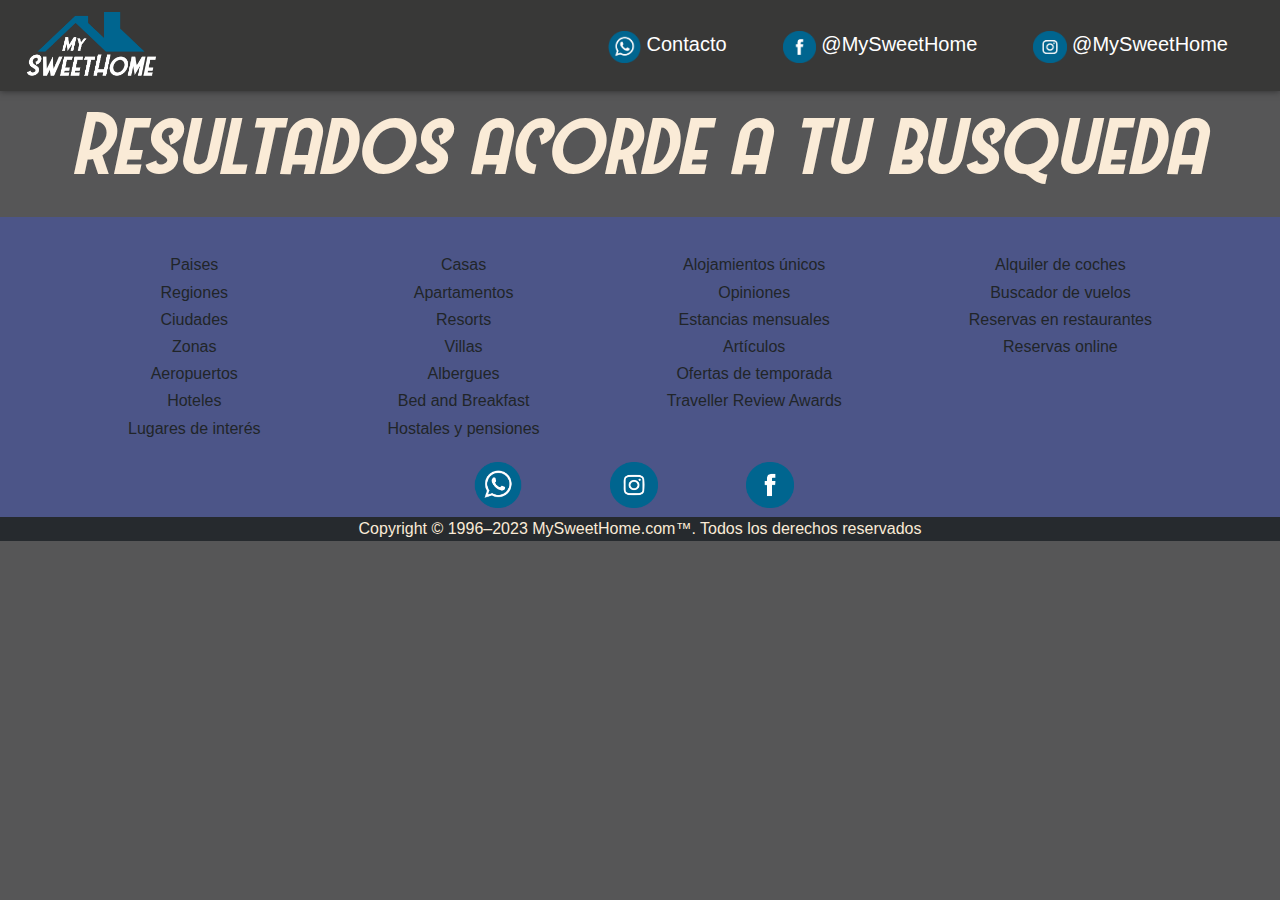
<file: busqueda.html>
<!DOCTYPE html>
<html lang="en">

<head>
    <meta charset="UTF-8">
    <meta http-equiv="X-UA-Compatible" content="IE=edge">
    <meta name="viewport" content="width=device-width, initial-scale=1.0">
    <link rel="icon" href="LOGO.ico">
    <link rel="stylesheet" href="Home.css">
    <link rel="stylesheet" href="https://cdn.jsdelivr.net/npm/bootstrap@4.0.0/dist/css/bootstrap.min.css"
        integrity="sha384-Gn5384xqQ1aoWXA+058RXPxPg6fy4IWvTNh0E263XmFcJlSAwiGgFAW/dAiS6JXm" crossorigin="anonymous">
    <script src="https://code.jquery.com/jquery-3.2.1.slim.min.js"
        integrity="sha384-KJ3o2DKtIkvYIK3UENzmM7KCkRr/rE9/Qpg6aAZGJwFDMVNA/GpGFF93hXpG5KkN"
        crossorigin="anonymous"></script>
    <script src="https://cdn.jsdelivr.net/npm/popper.js@1.12.9/dist/umd/popper.min.js"
        integrity="sha384-ApNbgh9B+Y1QKtv3Rn7W3mgPxhU9K/ScQsAP7hUibX39j7fakFPskvXusvfa0b4Q"
        crossorigin="anonymous"></script>
    <script src="https://cdn.jsdelivr.net/npm/bootstrap@4.0.0/dist/js/bootstrap.min.js"
        integrity="sha384-JZR6Spejh4U02d8jOt6vLEHfe/JQGiRRSQQxSfFWpi1MquVdAyjUar5+76PVCmYl"
        crossorigin="anonymous"></script>
    <title>MySweetHome/busqueda</title>

</head>

<body class="body">
    <header class="header">
        <div class="cajaheader">
            <div class="cajalogo">
                <div class="logo">
                    <a href="index.html">
                        <img class="img-logo" src="LOGO.png" width="65%" alt="mapa">
                    </a>
                </div>
            </div>
            <div class="boxnavbar">
                <nav class="navbar navbar-expand-lg navbar-dark">
                    <button class="navbar-toggler" type="button" data-toggle="collapse" data-target="#navbarNav"
                        aria-controls="navbarNav" aria-expanded="false" aria-label="Toggle navigation">
                        <span class="navbar-toggler-icon"></span>
                    </button>
                    <div class="collapse navbar-collapse" id="navbarNav">
                        <ul class="navbar-nav">
                            <li class="nav-item">
                                <a class="navbar-brand"
                                    href="https://api.whatsapp.com/send?phone=2615192633&text=Hola%20MySweetHome!%20Quiero%20que%20se%20contacten%20conmigo.">
                                    <img class="navlogo" src="wpp.png" alt="">
                                    Contacto
                                </a>
                            </li>
                            <li class="nav-item">
                                <a class="navbar-brand" href="https://es-la.facebook.com/">
                                    <img class="navlogo" src="facebk.png" alt="">
                                    @MySweetHome
                                </a>

                            </li>
                            <li class="nav-item">
                                <a class="navbar-brand" href="https://www.instagram.com/accounts/login/">
                                    <img class="navlogo" src="insta.png" alt="">
                                    @MySweetHome
                                </a>
                            </li>
                        </ul>
                    </div>
                </nav>
            </div>
        </div>
    </header>
    <main class="main">
        <section class="main2">
            <div class="main2tt">
                <h1 class="titulo2">Resultados acorde a tu busqueda</h1>
            </div>
            <div class="maincards">
                
            </div>
        </section>
    </main>
    <footer class="futer">
        <div class="futter">
            <div class="columnas">
                <div class="columna">
                    <h6 class="itemcolumn">Paises</h6>
                    <h6 class="itemcolumn">Regiones</h6>
                    <h6 class="itemcolumn">Ciudades</h6>
                    <h6 class="itemcolumn">Zonas</h6>
                    <h6 class="itemcolumn">Aeropuertos</h6>
                    <h6 class="itemcolumn">Hoteles</h6>
                    <h6 class="itemcolumn">Lugares de interés</h6>
                </div>
                <div class="columna">
                    <h6 class="itemcolumn">Casas</h6>
                    <h6 class="itemcolumn">Apartamentos</h6>
                    <h6 class="itemcolumn">Resorts</h6>
                    <h6 class="itemcolumn">Villas</h6>
                    <h6 class="itemcolumn">Albergues</h6>
                    <h6 class="itemcolumn">Bed and Breakfast</h6>
                    <h6 class="itemcolumn">Hostales y pensiones</h6>
                </div>
                <div class="columna">
                    <h6 class="itemcolumn">Alojamientos únicos</h6>
                    <h6 class="itemcolumn">Opiniones</h6>
                    <h6 class="itemcolumn">Estancias mensuales</h6>
                    <h6 class="itemcolumn">Artículos</h6>
                    <h6 class="itemcolumn">Ofertas de temporada</h6>
                    <h6 class="itemcolumn">Traveller Review Awards</h6>
                </div>
                <div class="columna">
                    <h6 class="itemcolumn">Alquiler de coches</h6>
                    <h6 class="itemcolumn">Buscador de vuelos</h6>
                    <h6 class="itemcolumn">Reservas en restaurantes</h6>
                    <h6 class="itemcolumn">Reservas online</h6>
    
                </div>
            </div>
            <div class="iconos1">
                <img class="footicon" src="wpp.png" alt="">
                <img class="footicon" src="insta.png" alt="">
                <img class="footicon" src="facebk.png" alt="">
            </div>
        </div>
        <div class="final">
            <p class="txtfinal">Copyright © 1996–2023 MySweetHome.com™. Todos los derechos reservados</p>
        </div>
    </footer>


</body>
<script src="busqueda.js"></script>
</html>
</file>
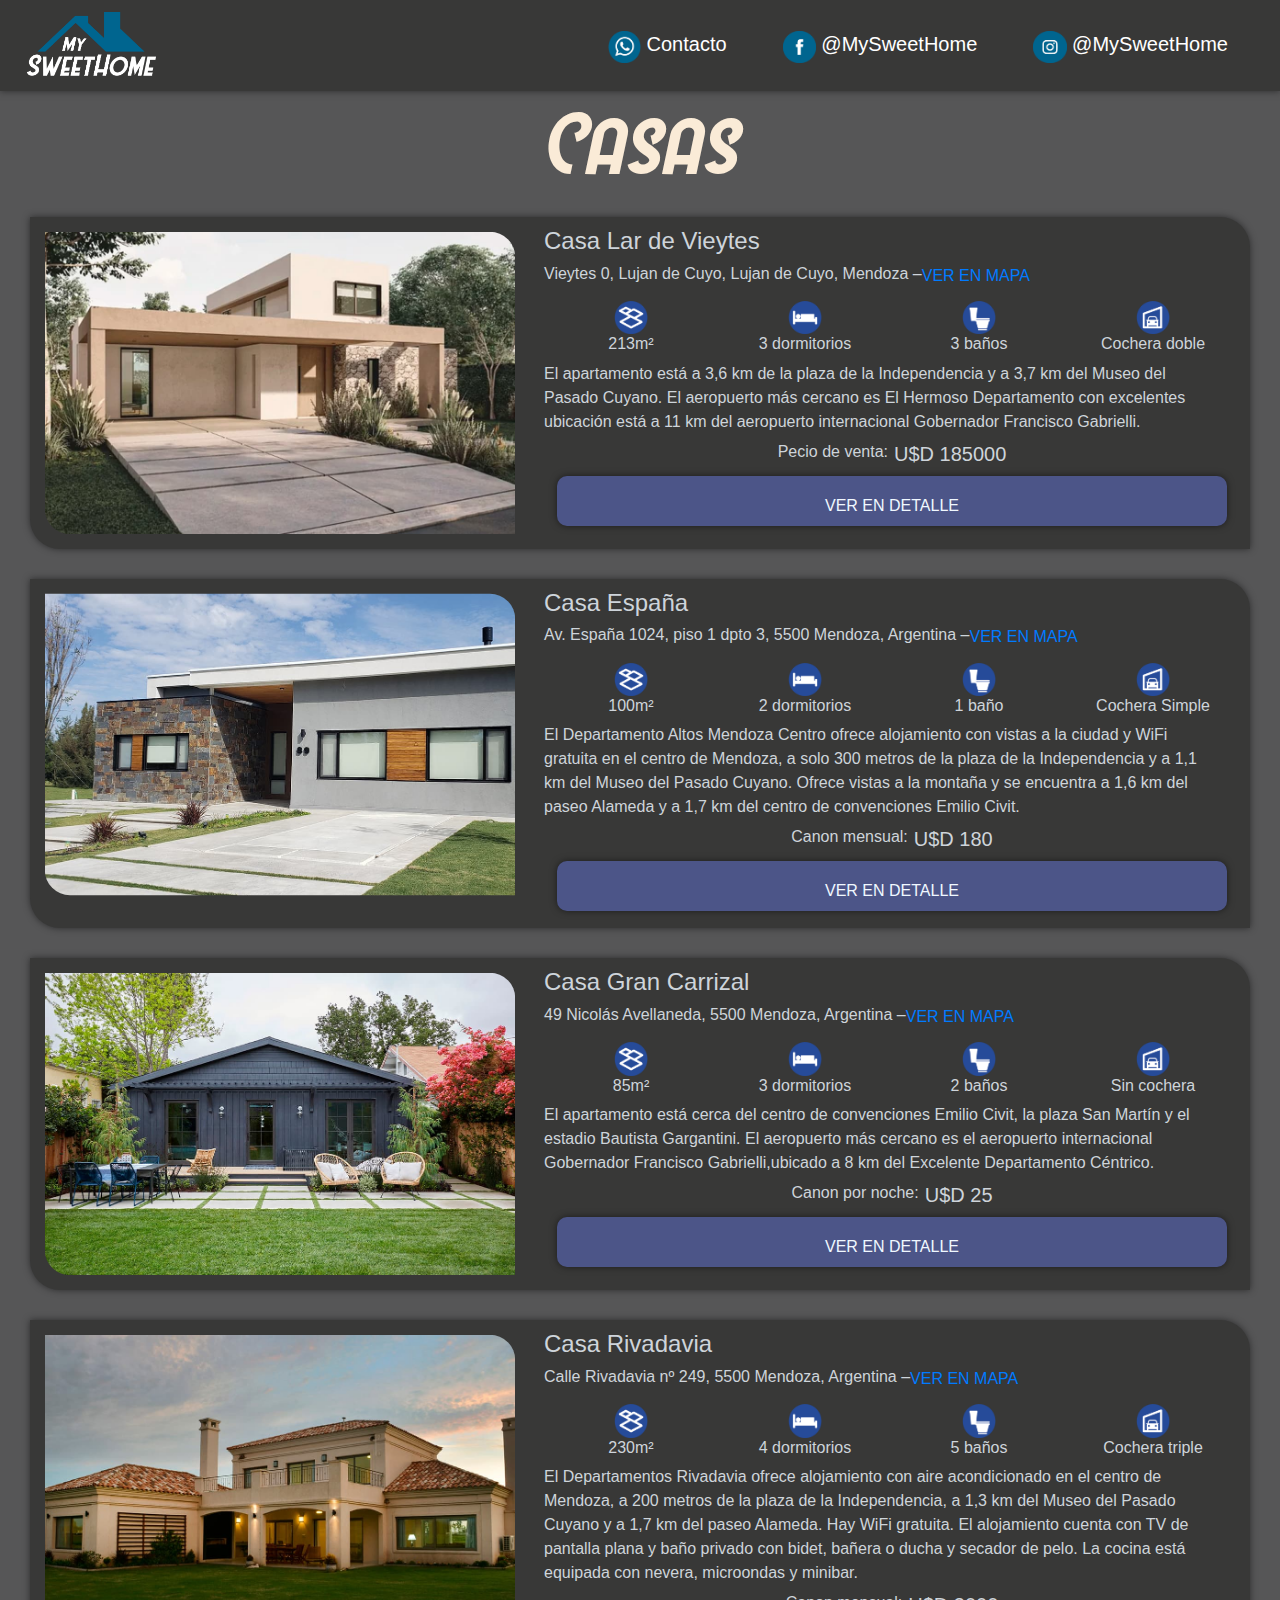
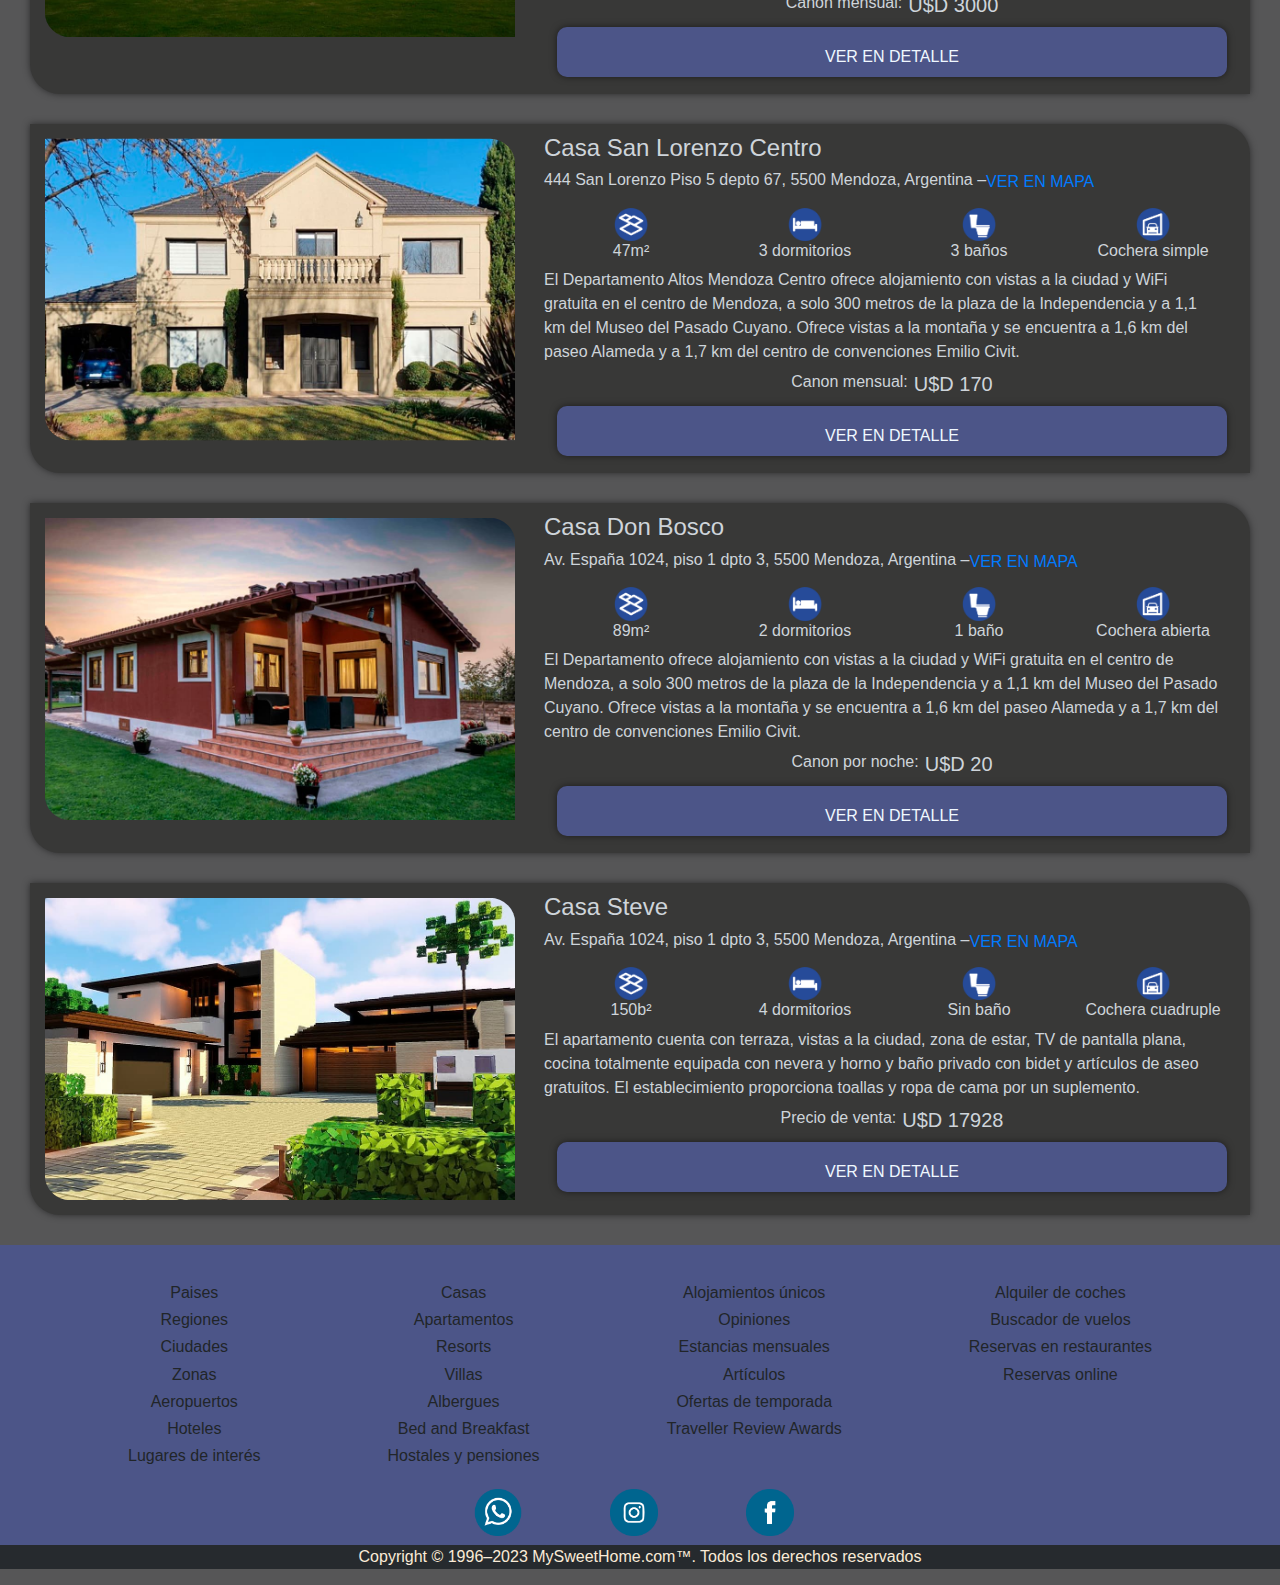
<file: MSH-Casas.html>
<!DOCTYPE html>
<html lang="en">

<head>
    <meta charset="UTF-8">
    <meta http-equiv="X-UA-Compatible" content="IE=edge">
    <meta name="viewport" content="width=device-width, initial-scale=1.0">
    <link rel="icon" href="LOGO.ico">
    <link rel="stylesheet" href="Home.css">
    <link rel="stylesheet" href="https://cdn.jsdelivr.net/npm/bootstrap@4.0.0/dist/css/bootstrap.min.css"
        integrity="sha384-Gn5384xqQ1aoWXA+058RXPxPg6fy4IWvTNh0E263XmFcJlSAwiGgFAW/dAiS6JXm" crossorigin="anonymous">
    <script src="https://code.jquery.com/jquery-3.2.1.slim.min.js"
        integrity="sha384-KJ3o2DKtIkvYIK3UENzmM7KCkRr/rE9/Qpg6aAZGJwFDMVNA/GpGFF93hXpG5KkN"
        crossorigin="anonymous"></script>
    <script src="https://cdn.jsdelivr.net/npm/popper.js@1.12.9/dist/umd/popper.min.js"
        integrity="sha384-ApNbgh9B+Y1QKtv3Rn7W3mgPxhU9K/ScQsAP7hUibX39j7fakFPskvXusvfa0b4Q"
        crossorigin="anonymous"></script>
    <script src="https://cdn.jsdelivr.net/npm/bootstrap@4.0.0/dist/js/bootstrap.min.js"
        integrity="sha384-JZR6Spejh4U02d8jOt6vLEHfe/JQGiRRSQQxSfFWpi1MquVdAyjUar5+76PVCmYl"
        crossorigin="anonymous"></script>
    <title>MySweetHome/casas</title>

</head>

<body class="body">
    <header class="header">
        <div class="cajaheader">
            <div class="cajalogo">
                <div class="logo">
                    <a href="index.html">
                        <img class="img-logo" src="LOGO.png" width="65%" alt="mapa">
                    </a>
                </div>
            </div>
            <div class="boxnavbar">
                <nav class="navbar navbar-expand-lg navbar-dark">
                    <button class="navbar-toggler" type="button" data-toggle="collapse" data-target="#navbarNav"
                        aria-controls="navbarNav" aria-expanded="false" aria-label="Toggle navigation">
                        <span class="navbar-toggler-icon"></span>
                    </button>
                    <div class="collapse navbar-collapse" id="navbarNav">
                        <ul class="navbar-nav">
                            <li class="nav-item">
                                <a class="navbar-brand"
                                    href="https://api.whatsapp.com/send?phone=2615192633&text=Hola%20MySweetHome!%20Quiero%20que%20se%20contacten%20conmigo.">
                                    <img class="navlogo" src="wpp.png" alt="">
                                    Contacto
                                </a>
                            </li>
                            <li class="nav-item">
                                <a class="navbar-brand" href="https://es-la.facebook.com/">
                                    <img class="navlogo" src="facebk.png" alt="">
                                    @MySweetHome
                                </a>

                            </li>
                            <li class="nav-item">
                                <a class="navbar-brand" href="https://www.instagram.com/accounts/login/">
                                    <img class="navlogo" src="insta.png" alt="">
                                    @MySweetHome
                                </a>
                            </li>
                        </ul>
                    </div>
                </nav>
            </div>
        </div>
    </header>
    <main class="main">
        <section class="main2">
            <div class="main2tt">
                <h1 class="titulo2">Casas</h1>
            </div>
            <div class="maincards">
                
            </div>
        </section>
    </main>
    <footer class="futer">
        <div class="futter">
            <div class="columnas">
                <div class="columna">
                    <h6 class="itemcolumn">Paises</h6>
                    <h6 class="itemcolumn">Regiones</h6>
                    <h6 class="itemcolumn">Ciudades</h6>
                    <h6 class="itemcolumn">Zonas</h6>
                    <h6 class="itemcolumn">Aeropuertos</h6>
                    <h6 class="itemcolumn">Hoteles</h6>
                    <h6 class="itemcolumn">Lugares de interés</h6>
                </div>
                <div class="columna">
                    <h6 class="itemcolumn">Casas</h6>
                    <h6 class="itemcolumn">Apartamentos</h6>
                    <h6 class="itemcolumn">Resorts</h6>
                    <h6 class="itemcolumn">Villas</h6>
                    <h6 class="itemcolumn">Albergues</h6>
                    <h6 class="itemcolumn">Bed and Breakfast</h6>
                    <h6 class="itemcolumn">Hostales y pensiones</h6>
                </div>
                <div class="columna">
                    <h6 class="itemcolumn">Alojamientos únicos</h6>
                    <h6 class="itemcolumn">Opiniones</h6>
                    <h6 class="itemcolumn">Estancias mensuales</h6>
                    <h6 class="itemcolumn">Artículos</h6>
                    <h6 class="itemcolumn">Ofertas de temporada</h6>
                    <h6 class="itemcolumn">Traveller Review Awards</h6>
                </div>
                <div class="columna">
                    <h6 class="itemcolumn">Alquiler de coches</h6>
                    <h6 class="itemcolumn">Buscador de vuelos</h6>
                    <h6 class="itemcolumn">Reservas en restaurantes</h6>
                    <h6 class="itemcolumn">Reservas online</h6>
    
                </div>
            </div>
            <div class="iconos1">
                <img class="footicon" src="wpp.png" alt="">
                <img class="footicon" src="insta.png" alt="">
                <img class="footicon" src="facebk.png" alt="">
            </div>
        </div>
        <div class="final">
            <p class="txtfinal">Copyright © 1996–2023 MySweetHome.com™. Todos los derechos reservados</p>
        </div>
    </footer>


</body>
<script src="casas.js"></script>
</html>
</file>
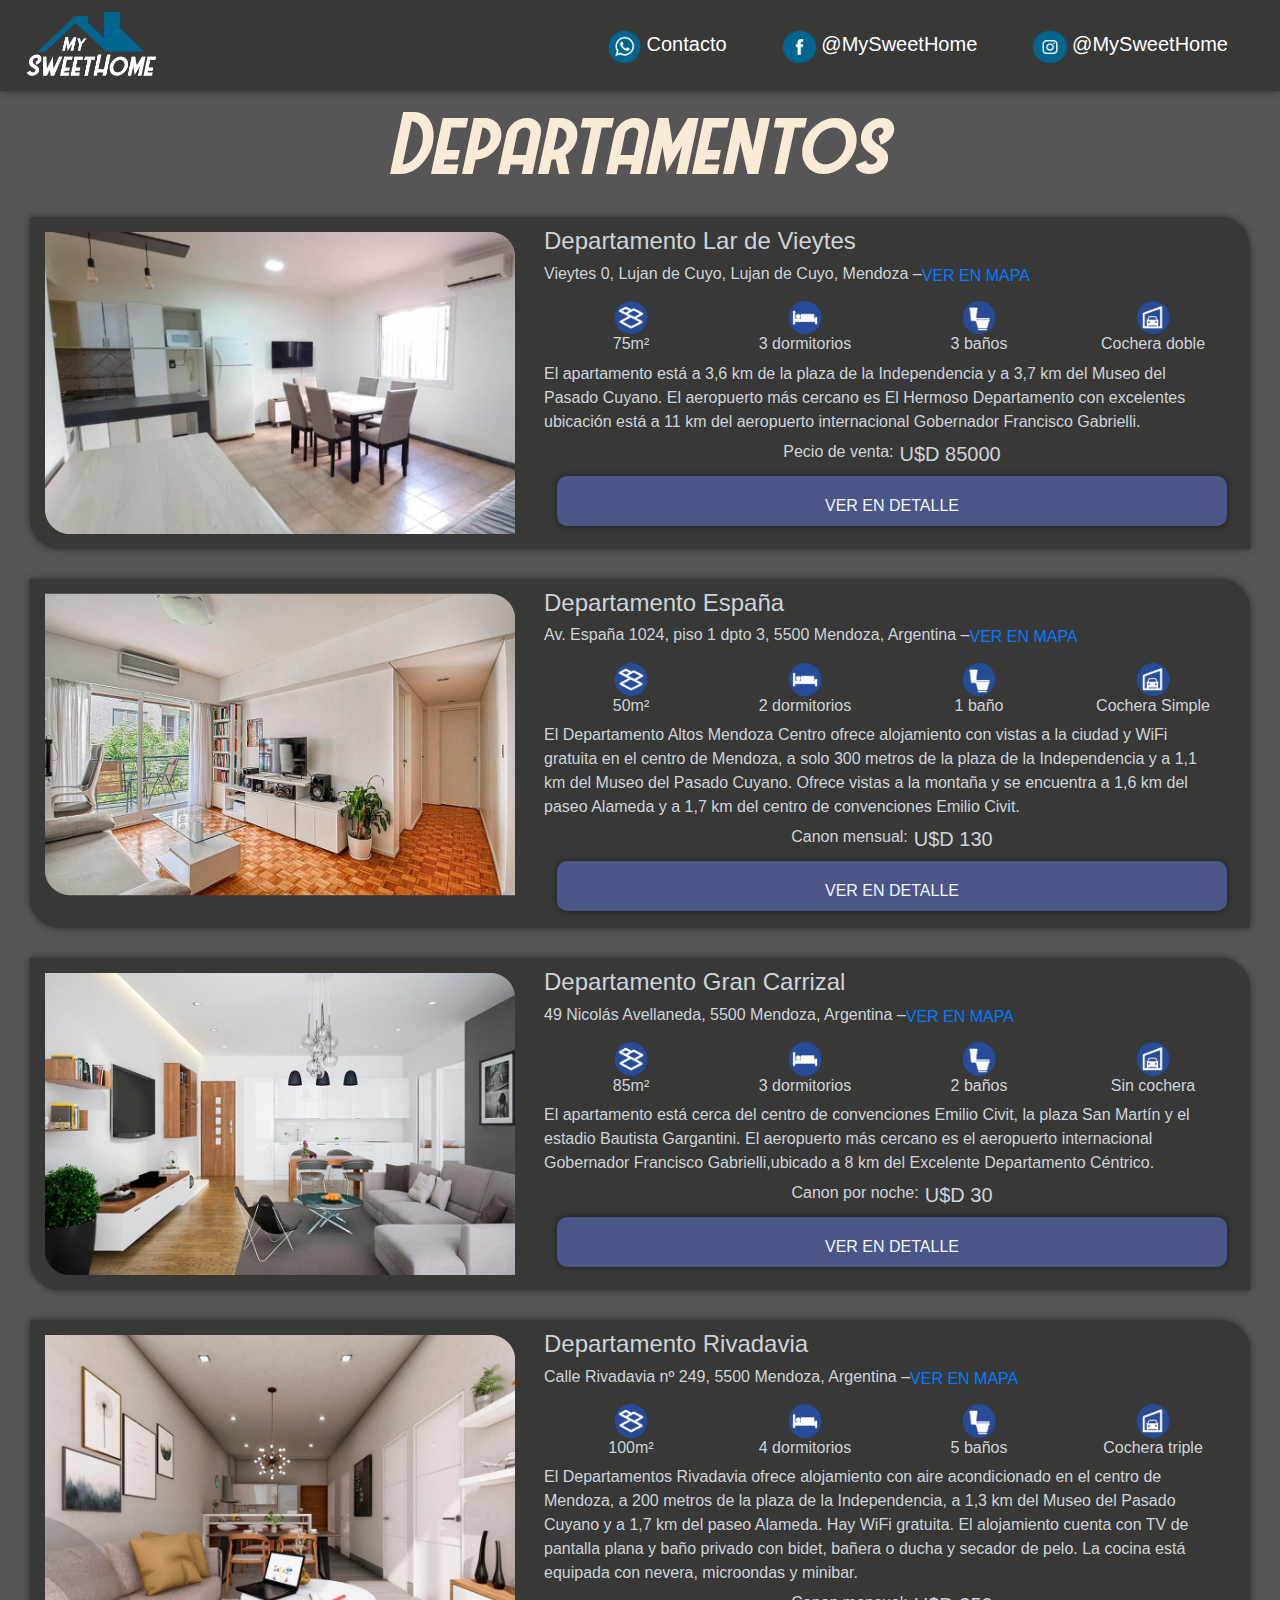
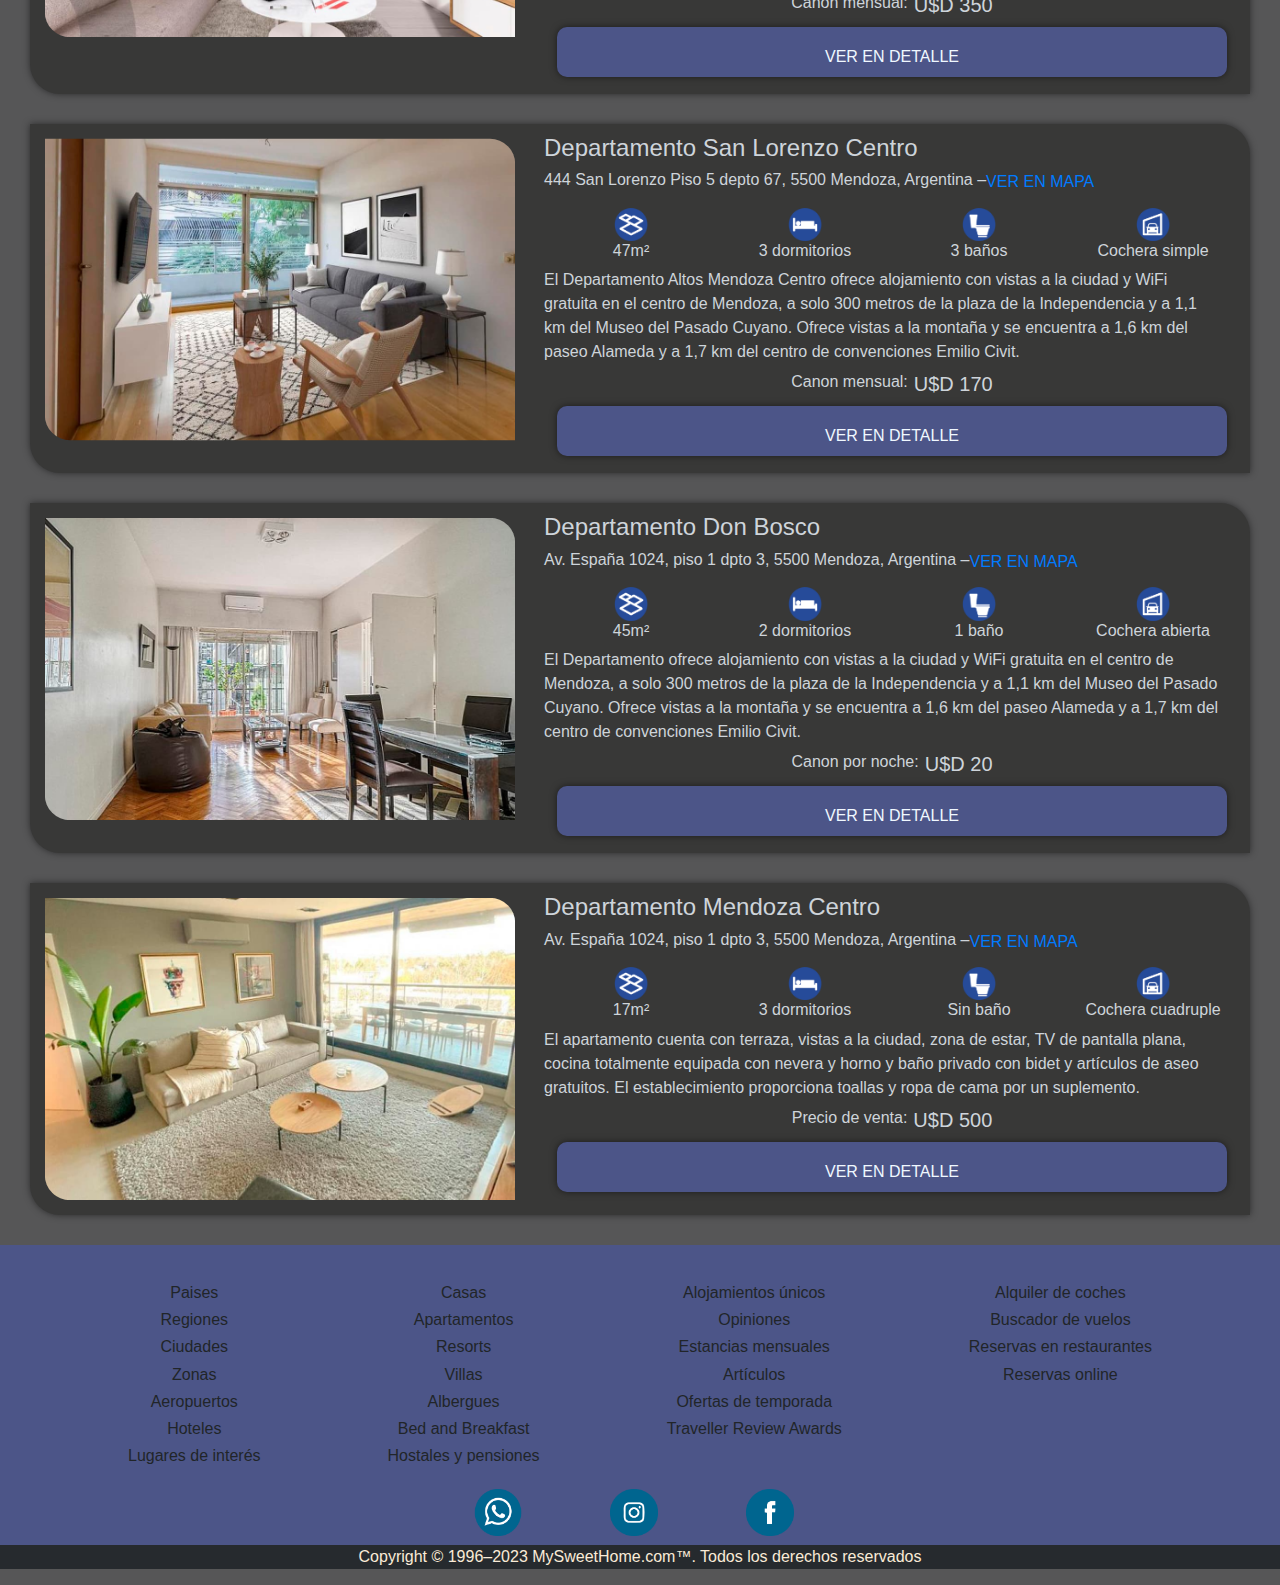
<file: MSH-Departamentos.html>
<!DOCTYPE html>
<html lang="en">

<head>
    <meta charset="UTF-8">
    <meta http-equiv="X-UA-Compatible" content="IE=edge">
    <meta name="viewport" content="width=device-width, initial-scale=1.0">
    <link rel="icon" href="LOGO.ico">
    <link rel="stylesheet" href="Home.css">
    <link rel="stylesheet" href="https://cdn.jsdelivr.net/npm/bootstrap@4.0.0/dist/css/bootstrap.min.css"
        integrity="sha384-Gn5384xqQ1aoWXA+058RXPxPg6fy4IWvTNh0E263XmFcJlSAwiGgFAW/dAiS6JXm" crossorigin="anonymous">
    <script src="https://code.jquery.com/jquery-3.2.1.slim.min.js"
        integrity="sha384-KJ3o2DKtIkvYIK3UENzmM7KCkRr/rE9/Qpg6aAZGJwFDMVNA/GpGFF93hXpG5KkN"
        crossorigin="anonymous"></script>
    <script src="https://cdn.jsdelivr.net/npm/popper.js@1.12.9/dist/umd/popper.min.js"
        integrity="sha384-ApNbgh9B+Y1QKtv3Rn7W3mgPxhU9K/ScQsAP7hUibX39j7fakFPskvXusvfa0b4Q"
        crossorigin="anonymous"></script>
    <script src="https://cdn.jsdelivr.net/npm/bootstrap@4.0.0/dist/js/bootstrap.min.js"
        integrity="sha384-JZR6Spejh4U02d8jOt6vLEHfe/JQGiRRSQQxSfFWpi1MquVdAyjUar5+76PVCmYl"
        crossorigin="anonymous"></script>
    <title>MySweetHome/departamentos</title>

</head>

<body class="body">
    <header class="header">
        <div class="cajaheader">
            <div class="cajalogo">
                <div class="logo">
                    <a href="index.html">
                        <img class="img-logo" src="LOGO.png" width="65%" alt="mapa">
                    </a>
                </div>
            </div>
            <div class="boxnavbar">
                <nav class="navbar navbar-expand-lg navbar-dark">
                    <button class="navbar-toggler" type="button" data-toggle="collapse" data-target="#navbarNav"
                        aria-controls="navbarNav" aria-expanded="false" aria-label="Toggle navigation">
                        <span class="navbar-toggler-icon"></span>
                    </button>
                    <div class="collapse navbar-collapse" id="navbarNav">
                        <ul class="navbar-nav">
                            <li class="nav-item">
                                <a class="navbar-brand"
                                    href="https://api.whatsapp.com/send?phone=2615192633&text=Hola%20MySweetHome!%20Quiero%20que%20se%20contacten%20conmigo.">
                                    <img class="navlogo" src="wpp.png" alt="">
                                    Contacto
                                </a>
                            </li>
                            <li class="nav-item">
                                <a class="navbar-brand" href="https://es-la.facebook.com/">
                                    <img class="navlogo" src="facebk.png" alt="">
                                    @MySweetHome
                                </a>

                            </li>
                            <li class="nav-item">
                                <a class="navbar-brand" href="https://www.instagram.com/accounts/login/">
                                    <img class="navlogo" src="insta.png" alt="">
                                    @MySweetHome
                                </a>
                            </li>
                        </ul>
                    </div>
                </nav>
            </div>
        </div>
    </header>
    <main class="main">
        <section class="main2">
            <div class="main2tt">
                <h1 class="titulo2">Departamentos</h1>
            </div>
            <div class="maincards">
                
            </div>
        </section>
        
    </main>
    <footer class="futer">
        <div class="futter">
            <div class="columnas">
                <div class="columna">
                    <h6 class="itemcolumn">Paises</h6>
                    <h6 class="itemcolumn">Regiones</h6>
                    <h6 class="itemcolumn">Ciudades</h6>
                    <h6 class="itemcolumn">Zonas</h6>
                    <h6 class="itemcolumn">Aeropuertos</h6>
                    <h6 class="itemcolumn">Hoteles</h6>
                    <h6 class="itemcolumn">Lugares de interés</h6>
                </div>
                <div class="columna">
                    <h6 class="itemcolumn">Casas</h6>
                    <h6 class="itemcolumn">Apartamentos</h6>
                    <h6 class="itemcolumn">Resorts</h6>
                    <h6 class="itemcolumn">Villas</h6>
                    <h6 class="itemcolumn">Albergues</h6>
                    <h6 class="itemcolumn">Bed and Breakfast</h6>
                    <h6 class="itemcolumn">Hostales y pensiones</h6>
                </div>
                <div class="columna">
                    <h6 class="itemcolumn">Alojamientos únicos</h6>
                    <h6 class="itemcolumn">Opiniones</h6>
                    <h6 class="itemcolumn">Estancias mensuales</h6>
                    <h6 class="itemcolumn">Artículos</h6>
                    <h6 class="itemcolumn">Ofertas de temporada</h6>
                    <h6 class="itemcolumn">Traveller Review Awards</h6>
                </div>
                <div class="columna">
                    <h6 class="itemcolumn">Alquiler de coches</h6>
                    <h6 class="itemcolumn">Buscador de vuelos</h6>
                    <h6 class="itemcolumn">Reservas en restaurantes</h6>
                    <h6 class="itemcolumn">Reservas online</h6>
    
                </div>
            </div>
            <div class="iconos1">
                <img class="footicon" src="wpp.png" alt="">
                <img class="footicon" src="insta.png" alt="">
                <img class="footicon" src="facebk.png" alt="">
            </div>
        </div>
        <div class="final">
            <p class="txtfinal">Copyright © 1996–2023 MySweetHome.com™. Todos los derechos reservados</p>
        </div>
    </footer>

</body>
<script src="depto.js"></script>
</html>
</file>
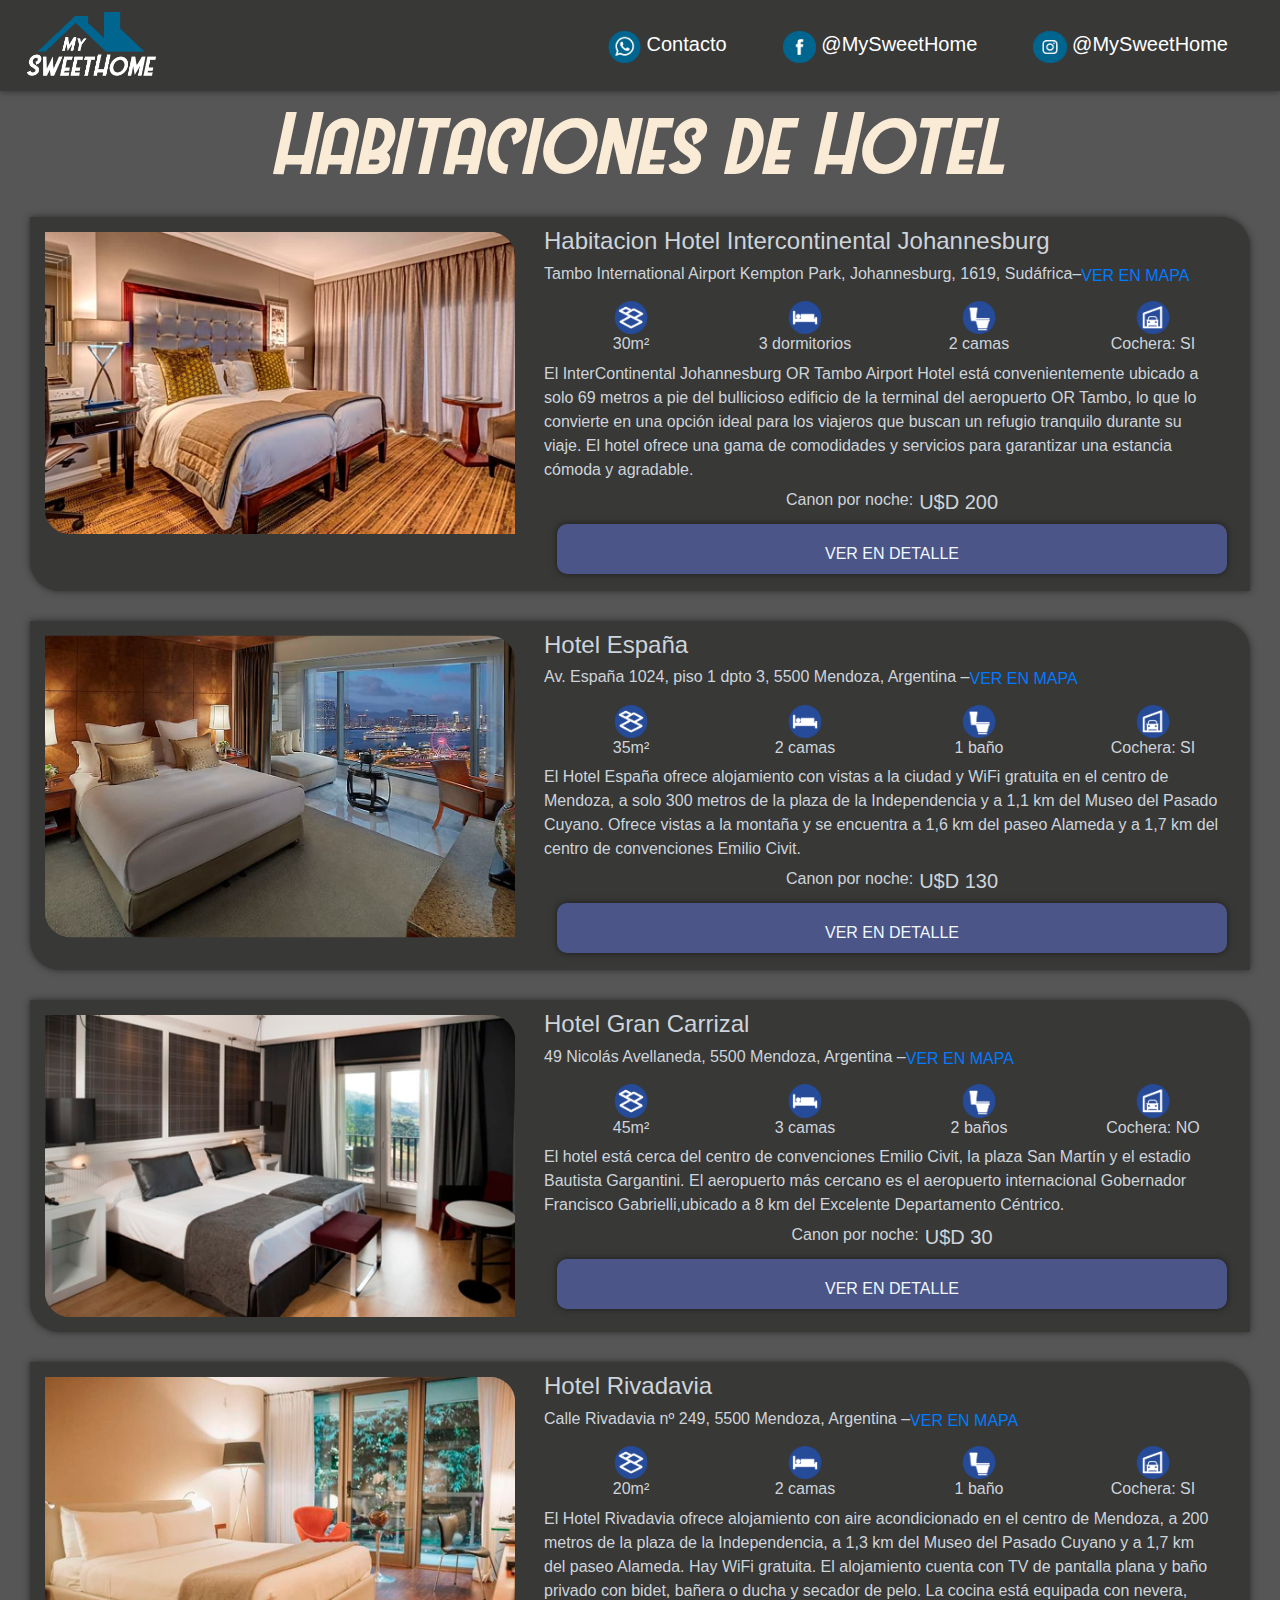
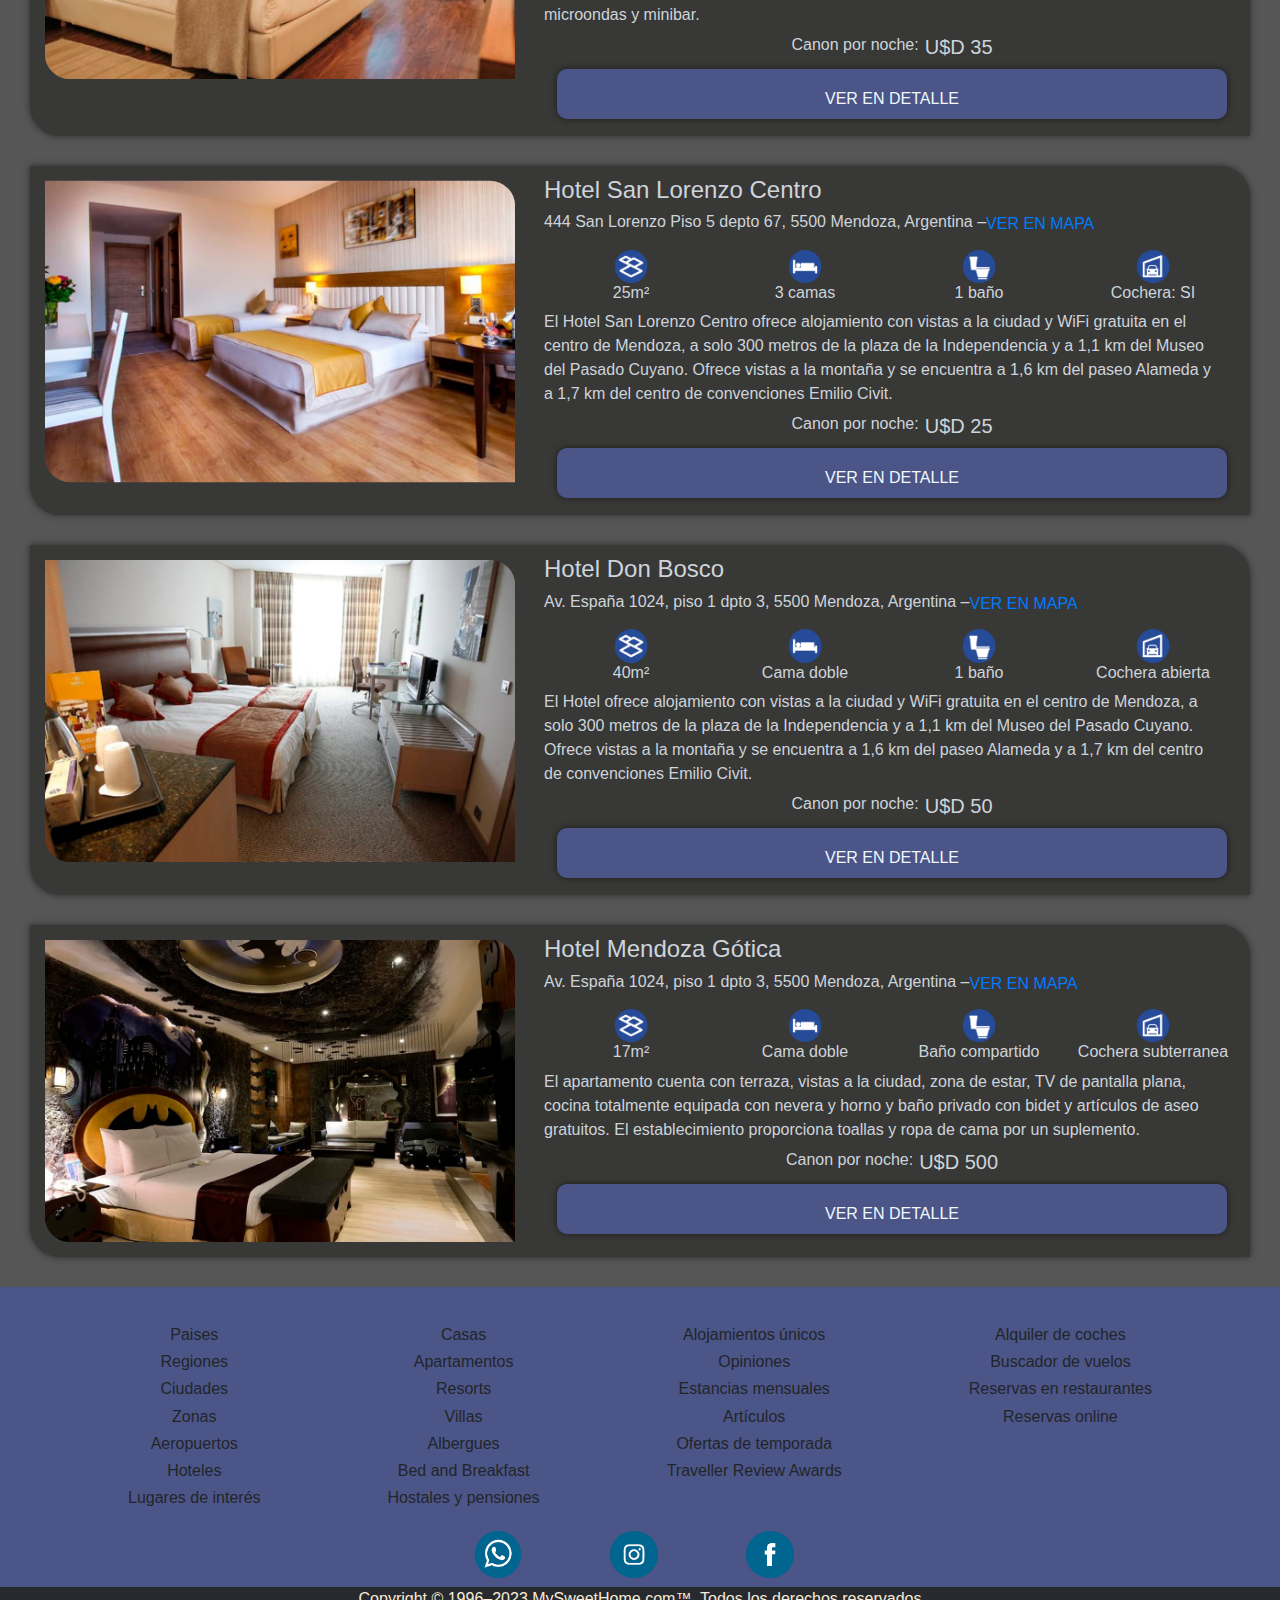
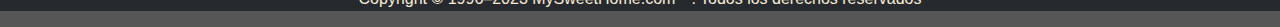
<file: MSH-Habitaciones.html>
<!DOCTYPE html>
<html lang="en">

<head>
    <meta charset="UTF-8">
    <meta http-equiv="X-UA-Compatible" content="IE=edge">
    <meta name="viewport" content="width=device-width, initial-scale=1.0">
    <link rel="icon" href="LOGO.ico">
    <link rel="stylesheet" href="Home.css">
    <link rel="stylesheet" href="https://cdn.jsdelivr.net/npm/bootstrap@4.0.0/dist/css/bootstrap.min.css"
        integrity="sha384-Gn5384xqQ1aoWXA+058RXPxPg6fy4IWvTNh0E263XmFcJlSAwiGgFAW/dAiS6JXm" crossorigin="anonymous">
    <script src="https://code.jquery.com/jquery-3.2.1.slim.min.js"
        integrity="sha384-KJ3o2DKtIkvYIK3UENzmM7KCkRr/rE9/Qpg6aAZGJwFDMVNA/GpGFF93hXpG5KkN"
        crossorigin="anonymous"></script>
    <script src="https://cdn.jsdelivr.net/npm/popper.js@1.12.9/dist/umd/popper.min.js"
        integrity="sha384-ApNbgh9B+Y1QKtv3Rn7W3mgPxhU9K/ScQsAP7hUibX39j7fakFPskvXusvfa0b4Q"
        crossorigin="anonymous"></script>
    <script src="https://cdn.jsdelivr.net/npm/bootstrap@4.0.0/dist/js/bootstrap.min.js"
        integrity="sha384-JZR6Spejh4U02d8jOt6vLEHfe/JQGiRRSQQxSfFWpi1MquVdAyjUar5+76PVCmYl"
        crossorigin="anonymous"></script>
    <title>MySweetHome/habitaciones</title>

</head>

<body class="body">
    <header class="header">
        <div class="cajaheader">
            <div class="cajalogo">
                <div class="logo">
                    <a href="index.html">
                        <img class="img-logo" src="LOGO.png" width="65%" alt="mapa">
                    </a>
                </div>
            </div>
            <div class="boxnavbar">
                <nav class="navbar navbar-expand-lg navbar-dark">
                    <button class="navbar-toggler" type="button" data-toggle="collapse" data-target="#navbarNav"
                        aria-controls="navbarNav" aria-expanded="false" aria-label="Toggle navigation">
                        <span class="navbar-toggler-icon"></span>
                    </button>
                    <div class="collapse navbar-collapse" id="navbarNav">
                        <ul class="navbar-nav">
                            <li class="nav-item">
                                <a class="navbar-brand"
                                    href="https://api.whatsapp.com/send?phone=2615192633&text=Hola%20MySweetHome!%20Quiero%20que%20se%20contacten%20conmigo.">
                                    <img class="navlogo" src="wpp.png" alt="">
                                    Contacto
                                </a>
                            </li>
                            <li class="nav-item">
                                <a class="navbar-brand" href="https://es-la.facebook.com/">
                                    <img class="navlogo" src="facebk.png" alt="">
                                    @MySweetHome
                                </a>

                            </li>
                            <li class="nav-item">
                                <a class="navbar-brand" href="https://www.instagram.com/accounts/login/">
                                    <img class="navlogo" src="insta.png" alt="">
                                    @MySweetHome
                                </a>
                            </li>
                        </ul>
                    </div>
                </nav>
            </div>
        </div>
    </header>
    <main class="main">
        <section class="main2">
            <div class="main2tt">
                <h1 class="titulo2">Habitaciones de Hotel</h1>
            </div>
            <div class="maincards">
                
            </div>
        </section>
    </main>
    <footer class="futer">
        <div class="futter">
            <div class="columnas">
                <div class="columna">
                    <h6 class="itemcolumn">Paises</h6>
                    <h6 class="itemcolumn">Regiones</h6>
                    <h6 class="itemcolumn">Ciudades</h6>
                    <h6 class="itemcolumn">Zonas</h6>
                    <h6 class="itemcolumn">Aeropuertos</h6>
                    <h6 class="itemcolumn">Hoteles</h6>
                    <h6 class="itemcolumn">Lugares de interés</h6>
                </div>
                <div class="columna">
                    <h6 class="itemcolumn">Casas</h6>
                    <h6 class="itemcolumn">Apartamentos</h6>
                    <h6 class="itemcolumn">Resorts</h6>
                    <h6 class="itemcolumn">Villas</h6>
                    <h6 class="itemcolumn">Albergues</h6>
                    <h6 class="itemcolumn">Bed and Breakfast</h6>
                    <h6 class="itemcolumn">Hostales y pensiones</h6>
                </div>
                <div class="columna">
                    <h6 class="itemcolumn">Alojamientos únicos</h6>
                    <h6 class="itemcolumn">Opiniones</h6>
                    <h6 class="itemcolumn">Estancias mensuales</h6>
                    <h6 class="itemcolumn">Artículos</h6>
                    <h6 class="itemcolumn">Ofertas de temporada</h6>
                    <h6 class="itemcolumn">Traveller Review Awards</h6>
                </div>
                <div class="columna">
                    <h6 class="itemcolumn">Alquiler de coches</h6>
                    <h6 class="itemcolumn">Buscador de vuelos</h6>
                    <h6 class="itemcolumn">Reservas en restaurantes</h6>
                    <h6 class="itemcolumn">Reservas online</h6>
    
                </div>
            </div>
            <div class="iconos1">
                <img class="footicon" src="wpp.png" alt="">
                <img class="footicon" src="insta.png" alt="">
                <img class="footicon" src="facebk.png" alt="">
            </div>
        </div>
        <div class="final">
            <p class="txtfinal">Copyright © 1996–2023 MySweetHome.com™. Todos los derechos reservados</p>
        </div>
    </footer>

</body>
<script src="habit.js"></script>
</html>
</file>
<file: Home.css>
@font-face {
    font-family: "wesmealt";
    src: local("?"), url(Westmeath\ Italic.otf) format("woff"), url(Westmeath\ Italic.ttf) format("truetype");
}

.body {
    background: #565657;
    text-align: center;
    background-size: contain;
    height: auto;
}

.cajaheader {
    display: flex;
    align-items: center;
    justify-content: space-between;
    height: fit-content;
    background: #383837;
    width: 100%;
    box-shadow: 0px 0px 7px rgba(0, 0, 0, 0.5);

}

.logo {
    margin-left: 0%;
    padding-top: 1%;
    padding-bottom: 1%;

}

.img-logo {
    height: fit-content;
    width: 130px;
    margin-left: 20%;
}

.navbar a {
    display: block;
    padding: 20px 20px;
    font-size: 20px;
    font-family: 'Lucida Sans', 'Lucida Sans Regular', 'Lucida Grande', 'Lucida Sans Unicode', Geneva, Verdana, sans-serif;
}

.navlogo {
    border-style: none;
    height: 35px;
    padding-top: 3px;
}

.maininic1 {
    display: flex;
    justify-content: space-between;
    min-height: 500px;
    align-items: flex-start;
}

.maintxt {
    width: 40%;
    margin-top: 1%;
    text-align: left;
    display: flex;
    padding-left: 7%;
    height: 100%;

}

.mainimg {
    display: flex;
    justify-content: center;
    width: 60%;
}

.mnimagen {
    width: 100%;
    height: fit-content;
    margin-top: 5%;
    padding-right: 10%;
    padding-left: 5%;

}

.ttmain {
    font-family: wesmealt;
    color: antiquewhite;
    font-size: 500%;
}

.stmain {
    font-style: inherit;
    color: aliceblue;
    font-family: 'Lucida Sans', 'Lucida Sans Regular', 'Lucida Grande', 'Lucida Sans Unicode', Geneva, Verdana, sans-serif;
}

.texto {
    align-items: initial;
}

.pregbtn {
    color: rgb(255, 255, 255);
    font-family: 'Lucida Sans', 'Lucida Sans Regular', 'Lucida Grande', 'Lucida Sans Unicode', Geneva, Verdana, sans-serif;
}

.btn {
    width: 100%;
    text-align: center;
}

.boton {
    background-color: #4c5588;
    border-radius: 10px;
    width: 100%;
    height: 50px;
    display: grid;
    transition: 0.9s;
    box-shadow: 0px 0px 7px rgba(0, 0, 0, 0.5);

}

.boton:hover {
    background-color: #262a2e;
}

.texbtn {
    margin: 3%;
    color: aliceblue;
    align-self: center;
    font-family: 'Lucida Sans', 'Lucida Sans Regular', 'Lucida Grande', 'Lucida Sans Unicode', Geneva, Verdana, sans-serif;
}
.mainclass{
    padding-top: 1%;
}
.mainclass2 {
    display: flex;
    justify-content: space-between;
    height: 200px;


}
.TB{
    background-color: #4c5588;
    border-radius: 10px;
    width: 30%;
    height: 50px;
    transition: 0.9s;
    font-family: 'Lucida Sans', 'Lucida Sans Regular', 'Lucida Grande', 'Lucida Sans Unicode', Geneva, Verdana, sans-serif;
}
.TB:hover {
    background-color: #262a2e;
}
.TBUS{
    background-color: #4c5588;
    border-radius: 10px;
    width: 120%;
    height: 50px;
    transition: 0.9s;
    font-family: 'Lucida Sans', 'Lucida Sans Regular', 'Lucida Grande', 'Lucida Sans Unicode', Geneva, Verdana, sans-serif;
}
.TBUS:hover {
    background-color: #262a2e;
}

.filter {
    display: flex;
    justify-content: space-around;
    width: 80%;
    margin: 0px 10%;
    box-shadow: 0px 0px 7px rgba(0, 0, 0, 0.5);
    height: 150px;
    border-radius: 30px;



}

.cfilter {
    display: inline-grid;
    justify-content: center;
    align-content: center;
    background-color: #383837;
    width: 25%;

}

.ffilter {
    display: contents;
    width: 90%;
    justify-content: center;

}

.tfilter {
    color: aliceblue;
    font-size: 22px;
    height: 30px;
    align-self: center;
    font-family: 'Lucida Sans', 'Lucida Sans Regular', 'Lucida Grande', 'Lucida Sans Unicode', Geneva, Verdana, sans-serif;

}

.sfilter {
    align-self: center;
    height: 80%;
    width: 100%;
    margin-bottom: 10px;
    border: none;
    box-shadow: 0px 1px 0px 0px rgb(82, 167, 242);
    border-radius: 2px;
}


.tarjcont {
    display: flex;
    justify-content: center;
    flex-wrap: wrap;
    text-align: center;
    width: 100%;
    height: 350px;

}

.tarjeta {
    width: 25%;
    height: fit-content;
    text-align: center;
    display: block;
    border-color: #4c5588;
    justify-content: center;
    background-color: #85868a96;
    border: 2px solid;
    border-color: #d7d7da50;
    border-radius: 0px 15px;
    padding: 10px;
    margin: 10px;
    box-shadow: 0px 0px 7px rgba(0, 0, 0, 0.5);
    transition: 400ms ease;

}
.tarjeta:hover{
    transform: translateY(-2%);
}

.tarjimg {
    height: auto;
    width: 100%;
    display: grid;
    margin-top: 3%;

}

.botoncaj {
    background-color: #4c5588;
    border-radius: 10px;
    width: 100%;
    height: 50px;
    display: grid;
    font-size: x-large;
    transition: 0.9s;
    margin-top: 10%;
    color: #fff;
    font-family: 'Lucida Sans', 'Lucida Sans Regular', 'Lucida Grande', 'Lucida Sans Unicode', Geneva, Verdana, sans-serif;

}
.botoncaj:hover {
    background-color: #292d31;
}
.mensajeenviado{
    background-color: #4c5588;
    color: #fff;
    font-family: 'Lucida Sans', 'Lucida Sans Regular', 'Lucida Grande', 'Lucida Sans Unicode', Geneva, Verdana, sans-serif;
}

.titarj {
    color: aliceblue;
    margin-top: 1%;
    font-family: wesmealt;
}
.mainus{
    min-height: 400px;
    display: flex;
    justify-content: center;
    flex-wrap: wrap;
    margin-top: 5%;
}
.nosbox{
    height: 90%;
    width: 90%;
    background-color: #85868a96;
    padding: 10px;
    border-radius: 0px 30px;
    display: flex;
    box-shadow: 0px 0px 7px rgba(0, 0, 0, 0.5);
}
.nosimg{
    width: 70%;
    height: auto;
    margin-top: 1%;
    margin-left: 1%;
}
.nosotrostexto{
    width: 40%;
    margin-top: 1%;
    text-align: left;
    display: flex;
    height: 100%;
    padding-left: 2%;
}
.nostxt{
    width: 90%;
    height: auto;
    display: grid;
}
.nosotrosimagen{
    width: 100%;
    height: auto;
}
.nostit{
    font-family: wesmealt;
    color: aliceblue;
}
.nospar{
    color: antiquewhite;
    font-family: 'Lucida Sans', 'Lucida Sans Regular', 'Lucida Grande', 'Lucida Sans Unicode', Geneva, Verdana, sans-serif;
}
.main4{

    display: flex;
    justify-content: center;
    flex-wrap: wrap;
    width: 100%;
}
.boxconsulta{
    margin-top: 3%;
    display:flex;
    width: 50%;
    background: #383837;
    padding: 10px;
    border-radius: 0px 30px;
    box-shadow: 0px 0px 7px rgba(0, 0, 0, 0.5);
}
.imagenmensaje{
    margin-top: 10%;
    width: 40%;
    display: block;
    margin-left: 5%;
}

.logomsj{
    width: 90%;
    margin-bottom: 20%;
    margin-top: 20%;
}
.texmes{
    color: #fff;
    font-family: 'Lucida Sans', 'Lucida Sans Regular', 'Lucida Grande', 'Lucida Sans Unicode', Geneva, Verdana, sans-serif;
}
.consulta{
    display: block;
    padding-left: 10%;
    width: 50%;
}
#nombre{
    display: block;
    width: 100%;
    height: 29px;
    margin-bottom: 0;
    font-size: 1rem;
    line-height: 1.5;
    color: #495057;
    background-color: #fff;
    background-clip: padding-box;
    border: 1px solid #ced4da;
    border-radius: 0.25rem;
    transition: border-color .15s ease-in-out,box-shadow .15s ease-in-out;
}
#email{
    display: block;
    width: 100%;
    height: 29px;
    margin-bottom: 0;
    font-size: 1rem;
    line-height: 1.5;
    color: #495057;
    background-color: #fff;
    background-clip: padding-box;
    border: 1px solid #ced4da;
    border-radius: 0.25rem;
    transition: border-color .15s ease-in-out,box-shadow .15s ease-in-out;
}
.form-mensaje{
    display: block;
    width: 100%;
    height: 100px;
    padding: 0.375rem 0.75rem;
    font-size: 1rem;
    line-height: 1.5;
    color: #495057;
    background-color: #fff;
    background-clip: padding-box;
    border: 1px solid #ced4da;
    border-radius: 0.25rem;
    transition: border-color .15s ease-in-out,box-shadow .15s ease-in-out;
}
.form_correcto{ 
    border: 5px solid green !important;
}
.form_error{
    border: 5px solid red !important;
}
.label{
    display: inline-block;
    margin-bottom: 0.5rem;
    color: snow;
}
.futer{
    margin-top: 30px;
}
.foot-logo{
    height: fit-content;
    width: 130px;
    padding-right: 10%;
}
.titulo2{
    font-family: wesmealt;
    color: antiquewhite;
    font-size: 500%;
}
.maincards{
    display: block;
}
.prodcard{
    background: #383837;
    padding: 10px;
    border-radius: 0px 30px;
    box-shadow: 0px 0px 7px rgba(0, 0, 0, 0.5);
    display: flex;
    margin: 30px;
}
.prodimg{
    width: 40%;
}
.pimagen{
    width: 100%;
    border-radius: 0px 30px;
    padding: 1%;
}
.prodinfo{
    width: 60%;
    display: block;
    padding-left: 2%;
}
.ptt{
    color: #ced4da;
    display: table;
}
.txticon{
    color: #ced4da;
    display: table;
}
.ubicacion{
    display: flex;
}
.iconos{
    display: flex;
    margin-top: 10px;
    text-align: -webkit-center;
}
.icn{
    width: 20%;
}
.desprod{
    color:#ced4da;
    text-align: left;
    width: 97%;
    margin-bottom: auto;
}
.precio{
    margin-top: 5px;
    display: inline-flex;
}
.txtprec{
    color: #ced4da;
    margin: 3px;
    font-family: 'Lucida Sans', 'Lucida Sans Regular', 'Lucida Grande', 'Lucida Sans Unicode', Geneva, Verdana, sans-serif;
}
.cpproducto{
    display: block;
    background: #383837;
    padding: 10px;
    border-radius: 0px 30px;
    box-shadow: 0px 0px 7px rgba(0, 0, 0, 0.5);
    margin: 30px;
}
.producto{
    display: flex;
}
.caracteristicas{
    display: block;
    width: 30%;
    justify-content: end;
    margin: 10px;
}
.piconos{
    display: flex;
}
.piconos1{
    display: block;
    margin-top: 10px;
    margin-left: 15px;
    text-align:left;
}
.picn{
    width: 20%;
}
.pprecio{
    margin-top: 10%;
    display: block;
    text-align: center;
}
.cardcaract{
    background: #3a4470;
    padding: 20px;
    border-radius: 0px 30px;
    box-shadow: 0px 0px 7px rgba(0, 0, 0, 0.5);
    display: block;
    margin: 10px;
    text-align: left;
}
.infoprod{
    width: 100%;
    display: flex;
}
.swiffy-slider{
    width: 70%;
}
.pmainus{
    min-height: fit-content;
    display: flex;
    justify-content: center;
    flex-wrap: wrap;
    margin-top: 2%;
    padding: 20px;
}
.futter{
    display: block;
    width: 100%;
    background-color: #4c5588;
}
.iconos1{
    display: flex;
    width: 25%;
    justify-content: space-between;
    margin-left: 37%;
    margin-right: 37%;
}
.footicon{
    width: 15%;
    margin-top: 5%;
    padding-bottom: 3%;
    transition: 400ms ease;

}
.footicon:hover{
    transform: translateY(-4%);
}
.columnas{
    display: flex;
    justify-content: space-between;
    width: 80%;
    margin-left: 10%;
    margin-right: 10%;
   padding-top: 3%;
}
.itemcolumn:hover{
    color: #fff;
    transform: translateY(-4%);
}
.final{
    background: #262a2e;
    height: fit-content;

}
.txtfinal{
    color: antiquewhite;
}
</file>
